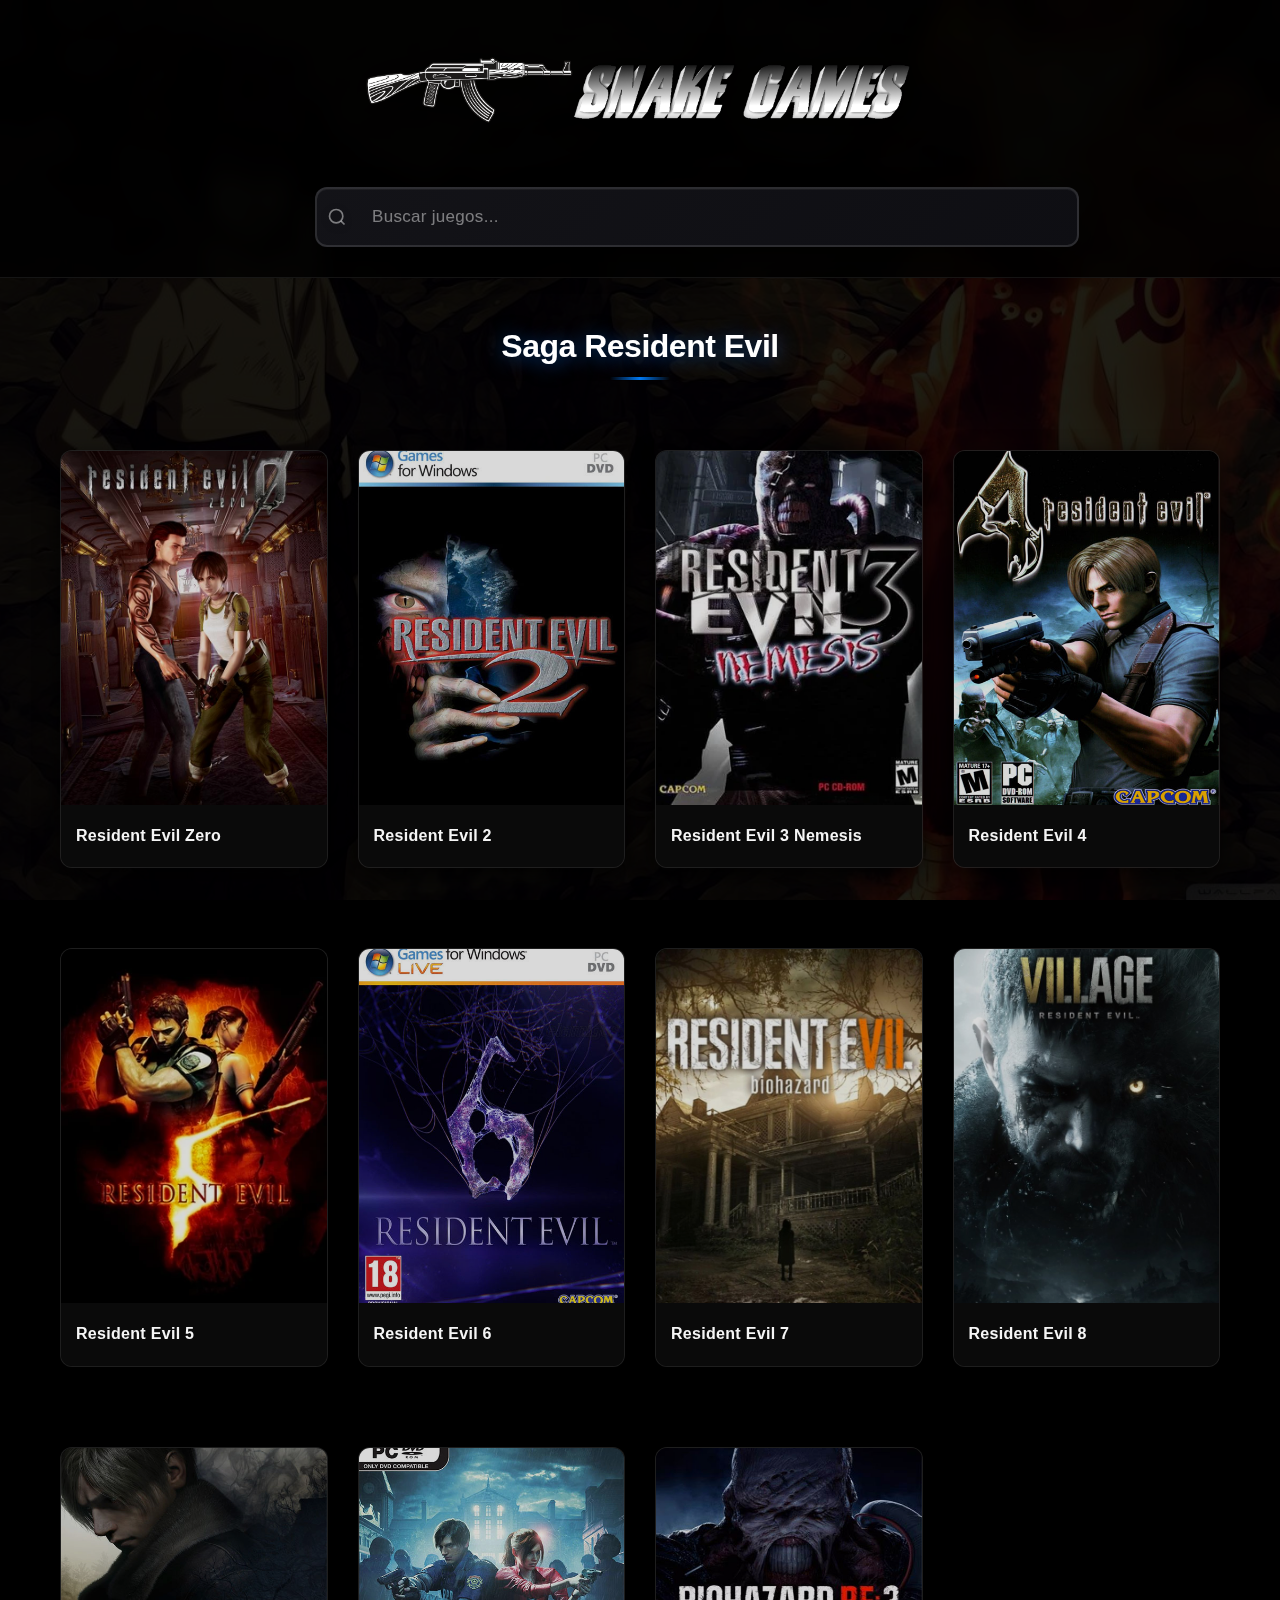
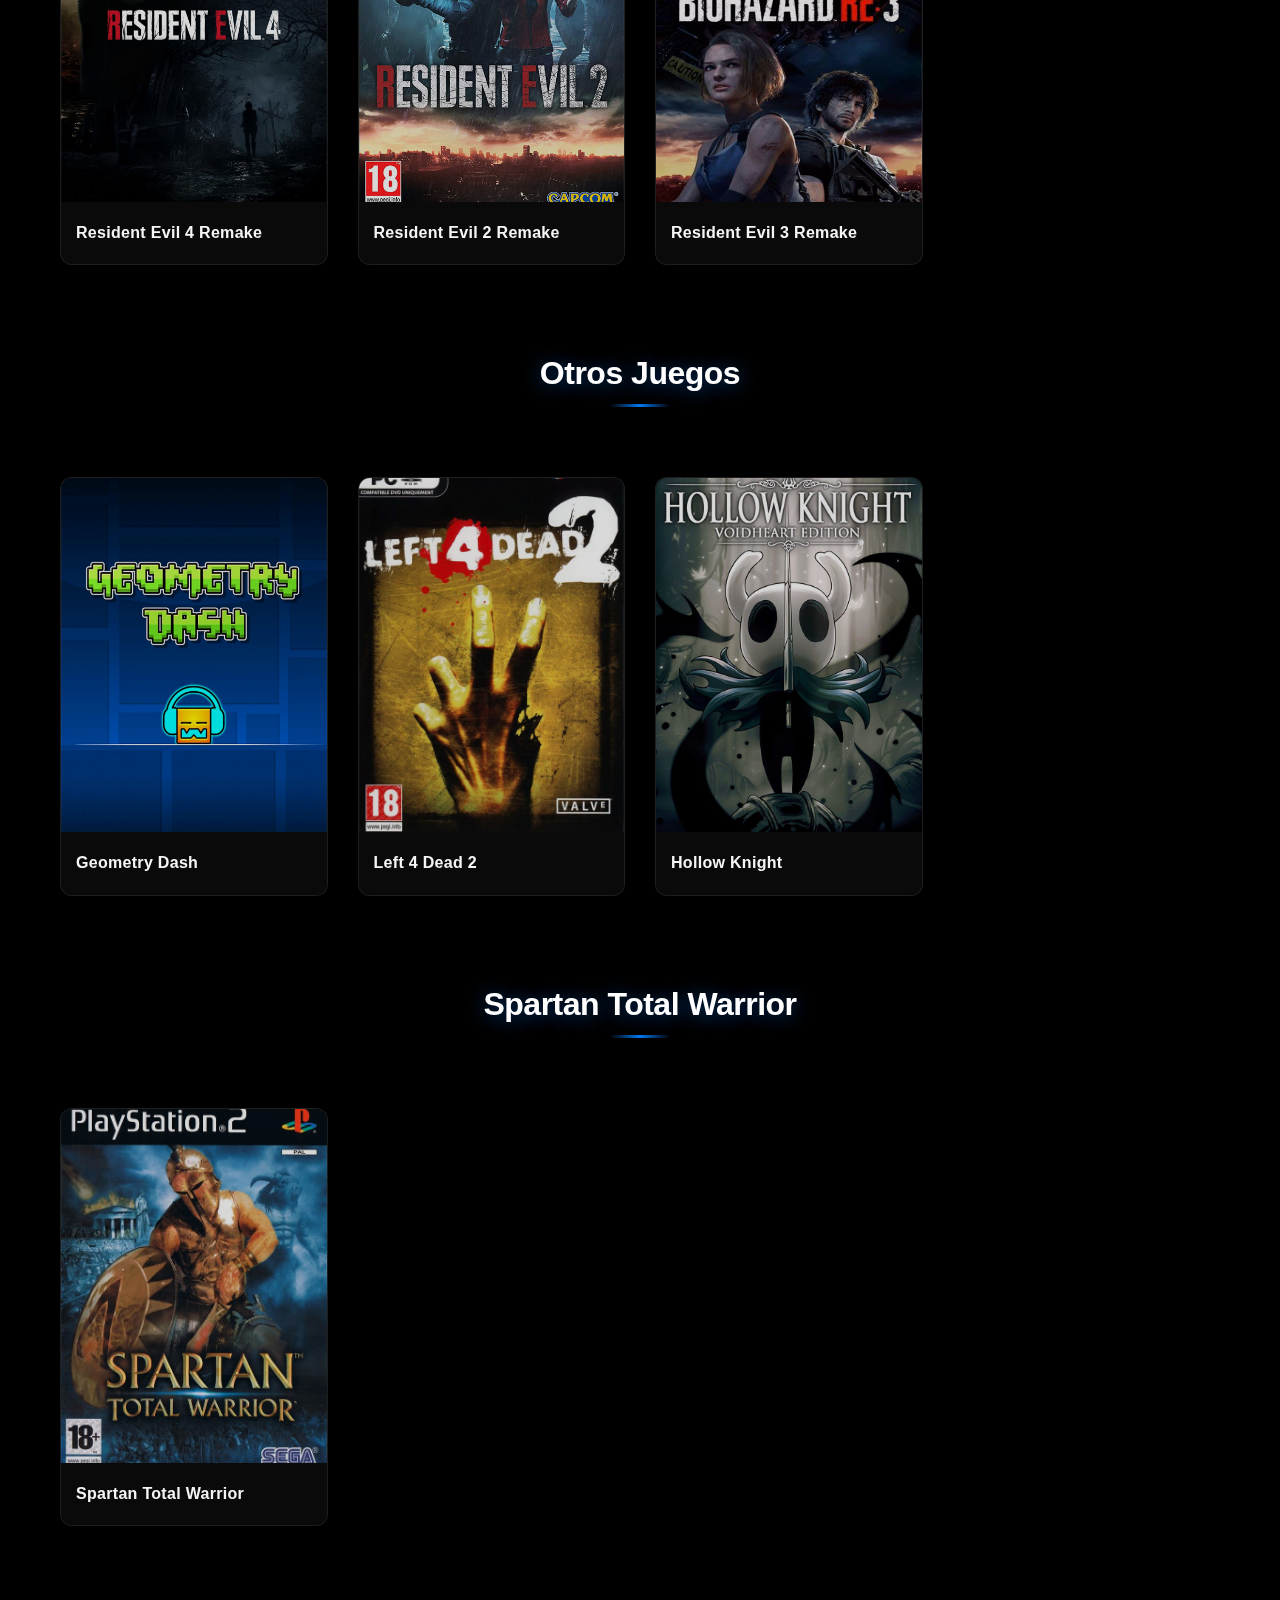
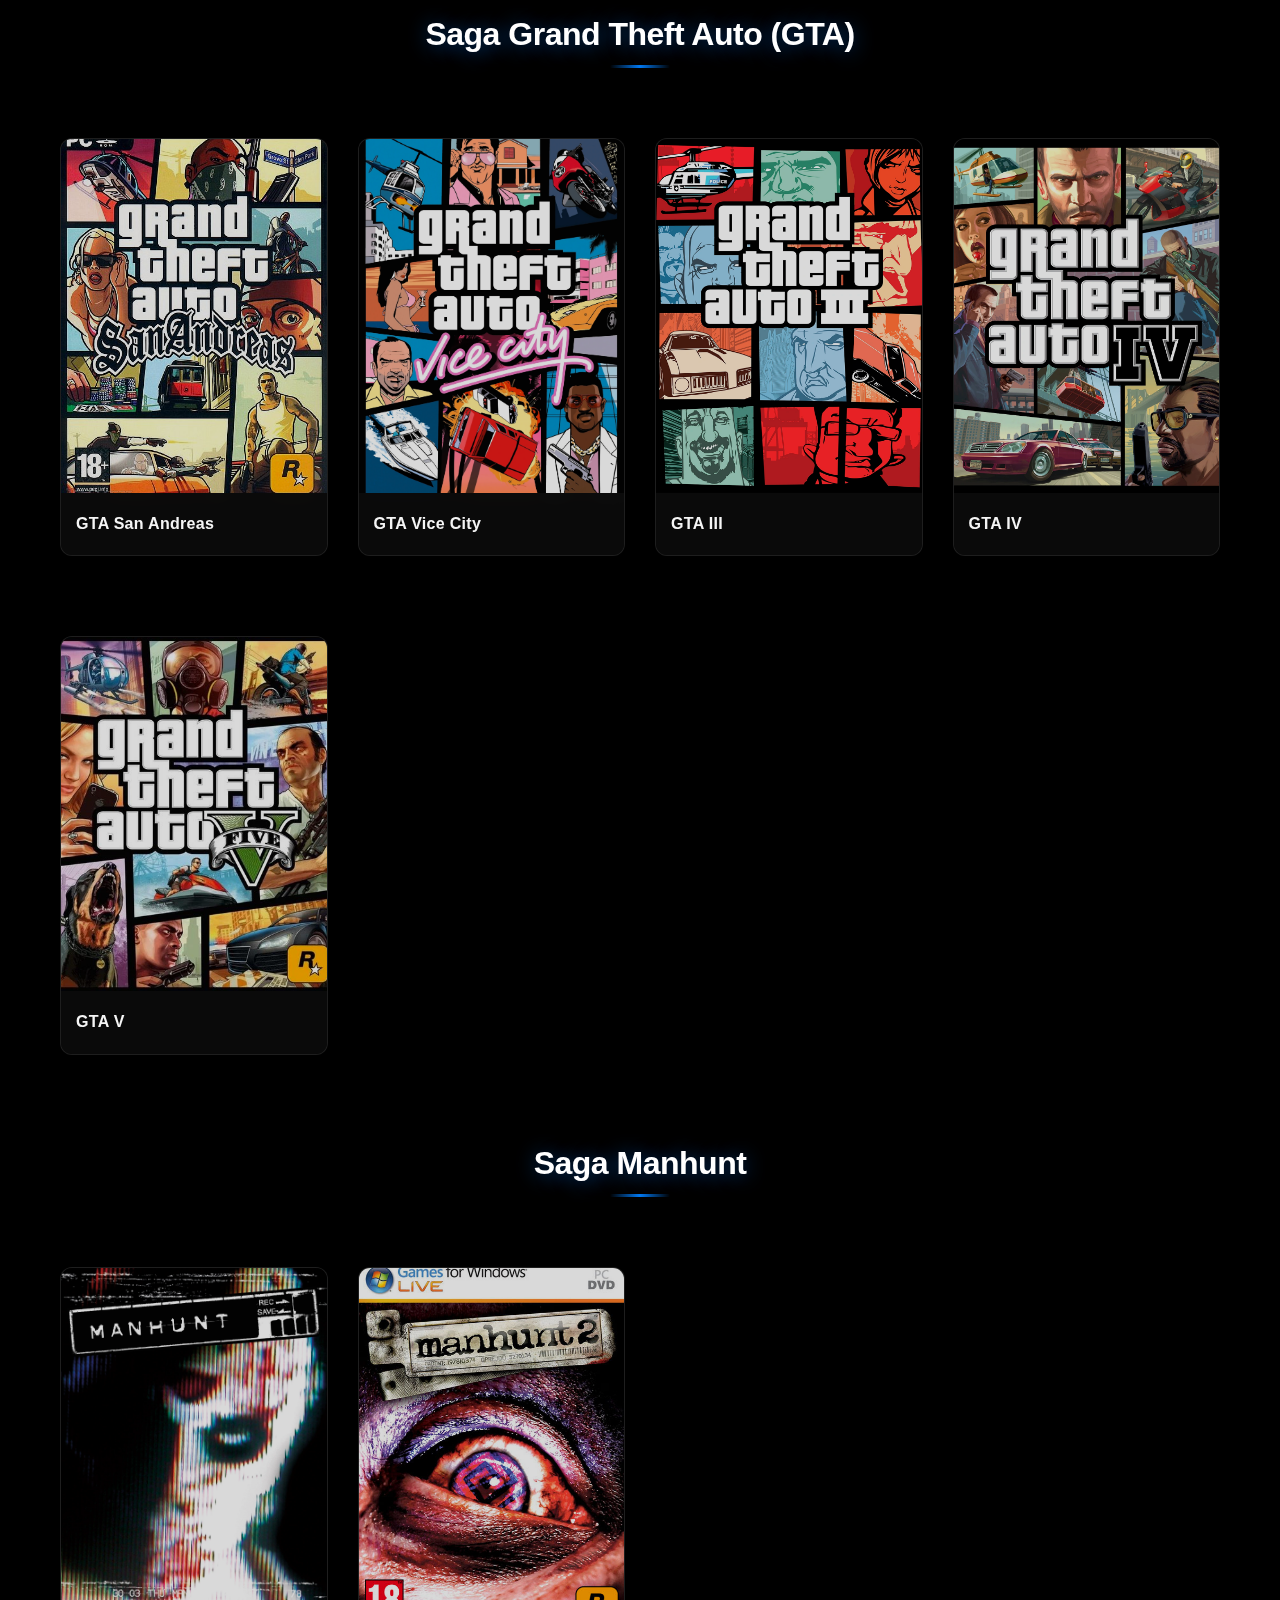
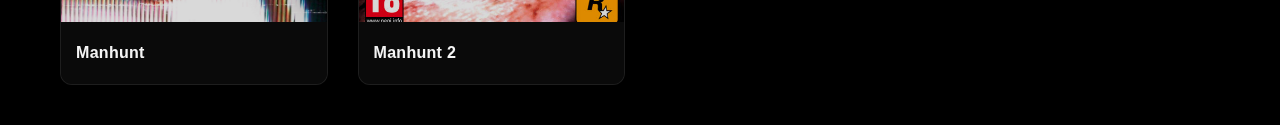
<file: index.html>
<!DOCTYPE html>
<html lang="es">
  
<head>
  <meta charset="UTF-8" />
  <meta name="viewport" content="width=device-width, initial-scale=1">
  <title>Snake Games</title>
  <link rel="stylesheet" href="gamesStyle.css">
</head>
<body>

<!-- ⬇️ AQUÍ PONES LA RUTA DE TU IMAGEN DE FONDO ⬇️ -->
<div class="background-overlay" style="background-image: url('docs/Fondo.jpg');"></div>

<header>
  <img src="docs/Logo.jpg.png" alt="Snake Games Logo" class="header-logo">
  
  <!-- BARRA DE BÚSQUEDA -->
  <div class="search-container">
    <input 
      type="text" 
      id="searchInput" 
      class="search-input" 
      placeholder="Buscar juegos..."
      autocomplete="off"
    >
    <svg class="search-icon" width="20" height="20" viewBox="0 0 24 24" fill="none" stroke="currentColor" stroke-width="2">
      <circle cx="11" cy="11" r="8"></circle>
      <path d="m21 21-4.35-4.35"></path>
    </svg>
  </div>
</header>


<!-- Saga Resident Evil -->
<h2 class="saga-title" data-saga="resident-evil">Saga Resident Evil</h2>
<div class="game-container" data-saga="resident-evil">
  <div class="game-card" data-id="1" data-title="resident evil zero">
    <img src="docs/portada REZero.jpg" alt="juego 1">
    <div class="game-title">Resident Evil Zero</div>
  </div>
  <div class="game-card" data-id="2" data-title="resident evil 2">
    <img src="docs/Portada RE2.jpg" alt="juego 2">
    <div class="game-title">Resident Evil 2</div>
  </div>
  <div class="game-card" data-id="3" data-title="resident evil 3 nemesis">
    <img src="docs/Portada RE3.jpg" alt="juego 3">
    <div class="game-title">Resident Evil 3 Nemesis</div>
  </div>
  <div class="game-card" data-id="4" data-title="resident evil 4">
    <img src="docs/RE4.png" alt="juego 4">
    <div class="game-title">Resident Evil 4</div>
  </div>
</div>

<div class="game-container" data-saga="resident-evil">
   <div class="game-card" data-id="5" data-title="resident evil 5">
    <img src="docs/Portada RE5.jpg" alt="juego 5">
    <div class="game-title">Resident Evil 5</div>
  </div>
  <div class="game-card" data-id="6" data-title="resident evil 6">
    <img src="docs/Portada RE6.jpg" alt="juego 6">
    <div class="game-title">Resident Evil 6</div>
  </div>
  <div class="game-card" data-id="7" data-title="resident evil 7">
    <img src="docs/Portada RE7.jpg" alt="juego 7">
    <div class="game-title">Resident Evil 7</div>
  </div>
  <div class="game-card" data-id="8" data-title="resident evil 8">
    <img src="docs/Portada RE8.jpg" alt="juego 8">
    <div class="game-title">Resident Evil 8</div>
  </div>
</div>

<div class="game-container" data-saga="resident-evil">
   <div class="game-card" data-id="9" data-title="resident evil 4 remake">
    <img src="docs/Portada RE$R.jpg" alt="juego 9">
    <div class="game-title">Resident Evil 4 Remake</div>
  </div>
  <div class="game-card" data-id="10" data-title="resident evil 2 remake">
    <img src="docs/Portada RE2R.jpg" alt="juego 10">
    <div class="game-title">Resident Evil 2 Remake</div>
  </div>
  <div class="game-card" data-id="11" data-title="resident evil 3 remake">
    <img src="docs/Portada RE3R.jpg" alt="juego 12">
    <div class="game-title">Resident Evil 3 Remake</div>
  </div>
</div>

<!-- Otros juegos -->
<h2 class="saga-title" data-saga="otros">Otros Juegos</h2>
<div class="game-container" data-saga="otros">
  <div class="game-card" data-id="13" data-title="geometry dash">
    <img src="docs/Geometry Dash Portada.jpg" alt="juego 14">
    <div class="game-title">Geometry Dash</div>
  </div>
  <div class="game-card" data-id="15" data-title="left 4 dead 2">
    <img src="docs/portada left4dead2.jpg" alt="juego 15">
    <div class="game-title">Left 4 Dead 2</div>
  </div>
  <div class="game-card" data-id="16" data-title="hollow knight">
    <img src="docs/portada Hk.jpg" alt="juego 16">
    <div class="game-title">Hollow Knight</div>
  </div>
</div>

<!-- Spartan Total Warrior -->
<h2 class="saga-title" data-saga="spartan">Spartan Total Warrior</h2>
<div class="game-container" data-saga="spartan">
  <div class="game-card" data-id="17" data-title="spartan total warrior">
    <img src="docs/portada STW.jpg" alt="juego 18">
    <div class="game-title">Spartan Total Warrior</div>
  </div>
</div>

<!-- Grand Theft Auto (GTA) -->
<h2 class="saga-title" data-saga="gta">Saga Grand Theft Auto (GTA)</h2>
<div class="game-container" data-saga="gta">
  <div class="game-card" data-id="19" data-title="gta san andreas">
    <img src="docs/portada gtaSA.jpg" alt="juego 19">
    <div class="game-title">GTA San Andreas</div>
  </div>
  <div class="game-card" data-id="20" data-title="gta vice city">
    <img src="docs/portada gtaVC.webp" alt="juego 20">
    <div class="game-title">GTA Vice City</div>
  </div>
  <div class="game-card" data-id="21" data-title="gta iii gta 3">
    <img src="docs/portada gtaIII.jpg" alt="juego 21">
    <div class="game-title">GTA III</div>
  </div>
  <div class="game-card" data-id="22" data-title="gta iv gta 4">
    <img src="docs/Portada GTA4.jpg.jpg" alt="juego 22">
    <div class="game-title"> GTA IV</div>
  </div>
</div>
<div class="game-container" data-saga="gta">
  <div class="game-card" data-id="23" data-title="gta v gta 5">
    <img src="docs/Portada GTA5.jpg" alt="juego 23">
    <div class="game-title">GTA V</div>
  </div>
</div>

<!-- Manhunt -->
<h2 class="saga-title" data-saga="manhunt">Saga Manhunt</h2>
<div class="game-container" data-saga="manhunt">
  <div class="game-card" data-id="24" data-title="manhunt">
    <img src="docs/Manhunt Portada.jpg" alt="juego 24">
    <div class="game-title">Manhunt</div>
  </div>
  <div class="game-card" data-id="25" data-title="manhunt 2">
    <img src="docs/Manhunt 2 Portada.jpg" alt="juego 25">
    <div class="game-title">Manhunt 2</div>
  </div>
</div>

<!-- Mensaje cuando no hay resultados -->
<div id="noResults" class="no-results" style="display: none;">
  <svg width="64" height="64" viewBox="0 0 24 24" fill="none" stroke="currentColor" stroke-width="2">
    <circle cx="11" cy="11" r="8"></circle>
    <path d="m21 21-4.35-4.35"></path>
  </svg>
  <h3>No se encontraron juegos</h3>
  <p>Intenta con otro término de búsqueda</p>
</div>

<script src="games.js"></script>

</body>
</html>
</file>
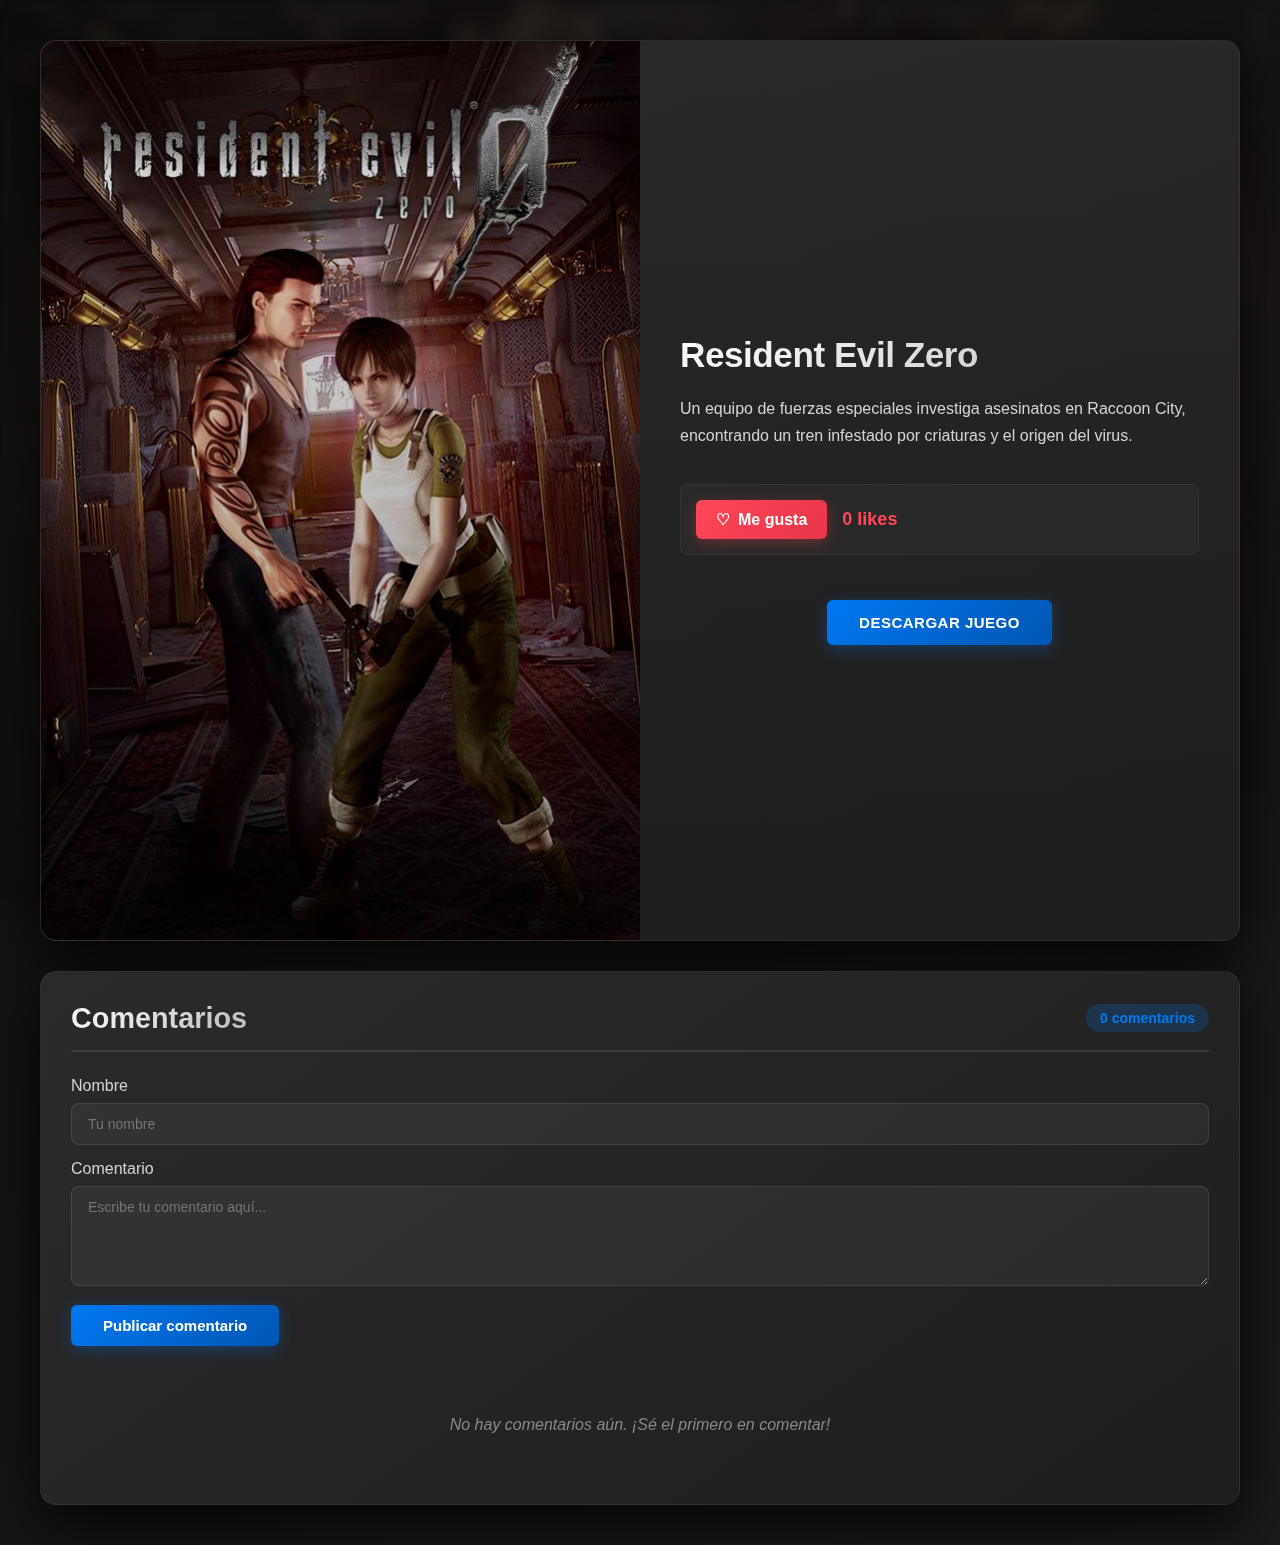
<file: file.html>
<!DOCTYPE html>
<html lang="es">
<head>
  <meta charset="UTF-8" />
  <meta name="viewport" content="width=device-width, initial-scale=1" />
  <title>Detalles del Juego</title>
  <link rel="stylesheet" href="file.css">
</head>
<body>
  <div class="background-overlay" id="backgroundOverlay"></div>

  <div class="container">
    <div class="game-card">
      <div class="game-image">
        <img id="gameImage" src="https://images.unsplash.com/photo-1538481199705-c710c4e965fc?w=800" alt="Carátula del juego">
      </div>
      <div class="game-info">
        <h1 id="gameTitle">Nombre del Juego</h1>
        <p id="gameDescription">Descripción del juego aparecerá aquí. Este es un ejemplo de cómo se verá la información del juego en la página.</p>

        <div class="like-section">
          <button class="like-button" id="likeBtn">
            <span id="heartIcon">♡</span>
            <span>Me gusta</span>
          </button>
          <span class="like-count"><span id="likeCount">0</span> likes</span>
        </div>

        <div id="downloadLinks" class="download-buttons-container">
          <a href="#" class="download-button">Descargar Versión 1</a>
          <a href="#" class="download-button">Descargar Versión 2</a>
        </div>
      </div>
    </div>

    <div class="comments-section">
      <div class="comments-header">
        <h2>Comentarios</h2>
        <span class="comments-count"><span id="commentCount">0</span> comentarios</span>
      </div>

      <div class="comment-form">
        <div class="comment-input-group">
          <label for="userName">Nombre</label>
          <input type="text" id="userName" placeholder="Tu nombre" required>
        </div>
        <div class="comment-input-group">
          <label for="userComment">Comentario</label>
          <textarea id="userComment" placeholder="Escribe tu comentario aquí..." required></textarea>
        </div>
        <button class="submit-comment-btn" id="submitComment">Publicar comentario</button>
      </div>

      <div class="comments-list" id="commentsList">
        <div class="no-comments">No hay comentarios aún. ¡Sé el primero en comentar!</div>
      </div>
    </div>
  </div>

  <script src="fiel.js"></script>
</body>
</html>
</file>
<file: gamesStyle.css>
/* Overlay de fondo con imagen */
.background-overlay {
  position: fixed;
  top: 0;
  left: 0;
  width: 100%;
  height: 100%;
  background-size: cover;
  background-position: center;
  background-repeat: no-repeat;
  background-attachment: fixed;
  z-index: -1;
  opacity: 0.3;
  filter: brightness(0.4);
}

/* HTML y Body */
html {
  background: #000000 !important;
}

body {
  margin: 0;
  font-family: 'Segoe UI', 'Helvetica Neue', Arial, sans-serif;
  background: transparent;
  color: #f5f5f5;
  position: relative;
  min-height: 100vh;
  z-index: 0;
}

/* Ocultar solo el video */
.video-background,
.video-overlay {
  display: none !important;
}

/* Encabezado estilo Epic minimalista negro */
header {
  background: rgba(0, 0, 0, 0.8);
  padding: 30px 20px;
  text-align: center;
  font-size: 28px;
  z-index: 1;
  position: relative;
  border-bottom: 1px solid rgba(255, 255, 255, 0.08);
  backdrop-filter: blur(10px);
  -webkit-backdrop-filter: blur(10px);
}

.header-logo {
  max-height: 120px;
  object-fit: contain;
  filter: drop-shadow(0 4px 20px rgba(0, 0, 0, 0.8));
  transition: transform 0.3s ease, filter 0.3s ease;
}

.header-logo:hover {
  transform: scale(1.05);
  filter: drop-shadow(0 6px 30px rgba(255, 255, 255, 0.3));
}

/* === ESTILOS DE LA BARRA DE BÚSQUEDA === */
.search-container {
  max-width: 650px;
  margin: 30px auto 0;
  position: relative;
  padding: 0 10px;
}

.search-container::before {
  content: '';
  position: absolute;
  inset: -2px;
  background: linear-gradient(135deg, 
    rgba(0, 120, 242, 0.3) 0%, 
    rgba(0, 180, 255, 0.3) 50%, 
    rgba(120, 0, 242, 0.3) 100%);
  border-radius: 14px;
  opacity: 0;
  transition: opacity 0.4s ease;
  filter: blur(8px);
  z-index: -1;
}

.search-container:focus-within::before {
  opacity: 1;
}

.search-input {
  width: 100%;
  padding: 18px 55px 18px 55px;
  font-size: 17px;
  font-weight: 500;
  background: linear-gradient(135deg, rgba(20, 20, 25, 0.95), rgba(15, 15, 20, 0.95));
  border: 2px solid rgba(255, 255, 255, 0.12);
  border-radius: 12px;
  color: #ffffff;
  outline: none;
  transition: all 0.4s cubic-bezier(0.4, 0, 0.2, 1);
  backdrop-filter: blur(20px) saturate(180%);
  -webkit-backdrop-filter: blur(20px) saturate(180%);
  box-shadow: 
    0 8px 32px rgba(0, 0, 0, 0.6),
    inset 0 1px 0 rgba(255, 255, 255, 0.05);
  letter-spacing: 0.3px;
}

.search-input::placeholder {
  color: rgba(255, 255, 255, 0.45);
  font-weight: 400;
}

.search-input:hover {
  border-color: rgba(255, 255, 255, 0.18);
  background: linear-gradient(135deg, rgba(25, 25, 30, 0.98), rgba(20, 20, 25, 0.98));
  box-shadow: 
    0 12px 40px rgba(0, 0, 0, 0.7),
    inset 0 1px 0 rgba(255, 255, 255, 0.08);
}

.search-input:focus {
  border-color: rgba(0, 120, 242, 0.8);
  background: linear-gradient(135deg, rgba(30, 30, 40, 1), rgba(25, 25, 35, 1));
  box-shadow: 
    0 0 0 4px rgba(0, 120, 242, 0.2),
    0 16px 48px rgba(0, 120, 242, 0.3),
    0 8px 32px rgba(0, 0, 0, 0.8),
    inset 0 1px 0 rgba(255, 255, 255, 0.1);
  transform: translateY(-2px);
}

.search-icon {
  position: absolute;
  left: 22px;
  top: 50%;
  transform: translateY(-50%);
  color: rgba(255, 255, 255, 0.45);
  pointer-events: none;
  transition: all 0.4s ease;
  filter: drop-shadow(0 2px 4px rgba(0, 0, 0, 0.3));
}

.search-input:focus ~ .search-icon {
  color: rgba(0, 120, 242, 1);
  transform: translateY(-50%) scale(1.1);
  filter: drop-shadow(0 0 8px rgba(0, 120, 242, 0.6));
}

/* Animación sutil del icono */
@keyframes searchPulse {
  0%, 100% { opacity: 1; }
  50% { opacity: 0.7; }
}

.search-container:focus-within .search-icon {
  animation: searchPulse 2s ease-in-out infinite;
}

/* Mensaje de no resultados */
.no-results {
  text-align: center;
  padding: 80px 20px;
  color: rgba(255, 255, 255, 0.6);
  animation: fadeIn 0.4s ease;
}

.no-results svg {
  margin-bottom: 20px;
  opacity: 0.5;
}

.no-results h3 {
  font-size: 24px;
  margin: 10px 0;
  color: rgba(255, 255, 255, 0.8);
}

.no-results p {
  font-size: 16px;
  color: rgba(255, 255, 255, 0.5);
}

@keyframes fadeIn {
  from {
    opacity: 0;
    transform: translateY(-10px);
  }
  to {
    opacity: 1;
    transform: translateY(0);
  }
}

/* === FIN ESTILOS DE BÚSQUEDA === */

/* Contenedor de tarjetas estilo Epic Grid */
.game-container {
  display: grid;
  grid-template-columns: repeat(auto-fill, minmax(240px, 1fr));
  gap: 30px;
  padding: 40px 60px;
  z-index: 1;
  position: relative;
  max-width: 1600px;
  margin: 0 auto;
  transition: opacity 0.3s ease;
}

/* Tarjeta individual estilo Epic minimalista negro */
.game-card {
  background: rgba(15, 15, 15, 0.7);
  border-radius: 12px;
  overflow: hidden;
  transition: all 0.3s cubic-bezier(0.4, 0, 0.2, 1);
  cursor: pointer;
  box-shadow: 0 8px 24px rgba(0, 0, 0, 0.8);
  border: 1px solid rgba(255, 255, 255, 0.08);
  position: relative;
  backdrop-filter: blur(10px);
  -webkit-backdrop-filter: blur(10px);
}

.game-card::before {
  content: '';
  position: absolute;
  top: 0;
  left: 0;
  right: 0;
  bottom: 0;
  border-radius: 12px;
  padding: 2px;
  background: linear-gradient(135deg, transparent, transparent);
  -webkit-mask: linear-gradient(#fff 0 0) content-box, linear-gradient(#fff 0 0);
  -webkit-mask-composite: xor;
  mask-composite: exclude;
  opacity: 0;
  transition: opacity 0.3s ease;
}

/* Animación al pasar el mouse - Estilo Epic */
.game-card:hover {
  transform: translateY(-8px) scale(1.03);
  box-shadow: 0 20px 40px rgba(0, 120, 242, 0.4),
              0 0 0 1px rgba(0, 120, 242, 0.5);
  border-color: rgba(0, 120, 242, 0.6);
}

.game-card:hover::before {
  opacity: 1;
  background: linear-gradient(135deg, 
    rgba(0, 120, 242, 0.4), 
    rgba(0, 180, 255, 0.4));
}

/* Contenedor de imagen */
.game-card > div:first-child {
  position: relative;
  overflow: hidden;
  background: #000;
}

/* Imagen de cada juego */
.game-card img {
  width: 100%;
  aspect-ratio: 3/4;
  object-fit: cover;
  display: block;
  transition: transform 0.5s cubic-bezier(0.4, 0, 0.2, 1), filter 0.3s ease;
  filter: brightness(0.85) saturate(1.1);
}

.game-card:hover img {
  transform: scale(1.1);
  filter: brightness(1) saturate(1.2);
}

/* Overlay de gradiente en la imagen */
.game-card > div:first-child::after {
  content: '';
  position: absolute;
  bottom: 0;
  left: 0;
  right: 0;
  height: 60%;
  background: linear-gradient(to top, rgba(0, 0, 0, 0.9) 0%, transparent 100%);
  pointer-events: none;
  z-index: 1;
}

/* Título del juego minimalista negro */
.game-title {
  padding: 20px 15px;
  font-size: 16px;
  font-weight: 600;
  color: #f5f5f5;
  letter-spacing: 0.3px;
  line-height: 1.4;
  text-align: left;
  background: rgba(10, 10, 10, 0.9);
  transition: color 0.3s ease;
  backdrop-filter: blur(8px);
  -webkit-backdrop-filter: blur(8px);
}

.game-card:hover .game-title {
  color: #ffffff;
}

/* Títulos de saga */
.saga-title {
  text-align: center;
  font-size: 32px;
  font-weight: 700;
  margin: 50px 0 30px;
  color: #ffffff;
  text-shadow: 0 2px 20px rgba(0, 120, 242, 0.5);
  letter-spacing: -0.5px;
  position: relative;
  padding-bottom: 15px;
  transition: opacity 0.3s ease;
}

.saga-title::after {
  content: '';
  position: absolute;
  bottom: 0;
  left: 50%;
  transform: translateX(-50%);
  width: 60px;
  height: 3px;
  background: linear-gradient(90deg, transparent, #0078f2, transparent);
  border-radius: 2px;
}

/* Secciones */
section {
  margin: 40px 0;
  position: relative;
  z-index: 1;
}

section h2 {
  font-size: 24px;
  font-weight: 600;
  color: #ffffff;
  text-align: center;
  margin-bottom: 20px;
  letter-spacing: 0.5px;
}

section ol {
  max-width: 500px;
  margin: auto;
  background: rgba(10, 10, 10, 0.7);
  padding: 25px 35px;
  border-radius: 12px;
  border: 1px solid rgba(255, 255, 255, 0.1);
  backdrop-filter: blur(12px);
  -webkit-backdrop-filter: blur(12px);
  box-shadow: 0 8px 24px rgba(0, 0, 0, 0.6);
}

section ol li {
  padding: 8px 0;
  color: #d4d4d4;
  line-height: 1.6;
}

/* Badge de descuento/oferta */
.discount-badge {
  position: absolute;
  top: 12px;
  left: 12px;
  background: linear-gradient(135deg, #0078f2 0%, #0056b3 100%);
  color: white;
  padding: 6px 12px;
  border-radius: 4px;
  font-size: 13px;
  font-weight: 700;
  z-index: 2;
  box-shadow: 0 4px 12px rgba(0, 120, 242, 0.5);
}

/* Responsivo para tablets */
@media (max-width: 1024px) {
  .game-container {
    grid-template-columns: repeat(auto-fill, minmax(200px, 1fr));
    gap: 25px;
    padding: 30px 40px;
  }
  
  .saga-title {
    font-size: 28px;
  }
  
  .search-container {
    max-width: 90%;
  }
}

/* Responsivo para móviles */
@media (max-width: 768px) {
  header {
    padding: 20px 15px;
    font-size: 22px;
  }
  
  .header-logo {
    max-height: 80px;
  }
  
  .search-container {
    max-width: 100%;
    margin: 20px auto 0;
  }
  
  .search-input {
    padding: 14px 45px 14px 16px;
    font-size: 15px;
  }
  
  .game-container {
    grid-template-columns: repeat(auto-fill, minmax(160px, 1fr));
    gap: 20px;
    padding: 20px 15px;
  }
  
  .game-card:hover {
    transform: translateY(-4px) scale(1.02);
  }
  
  .game-title {
    padding: 15px 12px;
    font-size: 14px;
  }
  
  .saga-title {
    font-size: 24px;
    margin: 35px 0 20px;
  }
  
  section h2 {
    font-size: 20px;
  }
  
  section ol {
    padding: 20px 25px;
    max-width: 90%;
  }
}

/* Animación de entrada suave */
@keyframes fadeInUp {
  from {
    opacity: 0;
    transform: translateY(30px);
  }
  to {
    opacity: 1;
    transform: translateY(0);
  }
}

.game-card {
  animation: fadeInUp 0.6s ease-out backwards;
}

.game-card:nth-child(1) { animation-delay: 0.05s; }
.game-card:nth-child(2) { animation-delay: 0.1s; }
.game-card:nth-child(3) { animation-delay: 0.15s; }
.game-card:nth-child(4) { animation-delay: 0.2s; }
.game-card:nth-child(5) { animation-delay: 0.25s; }
.game-card:nth-child(6) { animation-delay: 0.3s; }
</file>
<file: file.css>
* {
      margin: 0;
      padding: 0;
      box-sizing: border-box;
    }

    body {
      background: linear-gradient(135deg, #0f0f0f 0%, #1a1a1a 100%);
      color: #f5f5f5;
      font-family: 'Segoe UI', 'Helvetica Neue', Arial, sans-serif;
      padding: 40px 20px;
      min-height: 100vh;
    }

    .background-overlay {
      position: fixed;
      top: 0;
      left: 0;
      width: 100%;
      height: 100%;
      background-position: center;
      background-size: cover;
      background-repeat: no-repeat;
      opacity: 0.15;
      z-index: -1;
      filter: blur(8px) brightness(0.7);
    }

    .container {
      max-width: 1200px;
      margin: 0 auto;
    }

    .game-card {
      display: flex;
      flex-direction: row;
      background: linear-gradient(145deg, #2a2a2a 0%, #1e1e1e 100%);
      border-radius: 16px;
      overflow: hidden;
      box-shadow: 0 20px 60px rgba(0, 0, 0, 0.8),
                  0 0 1px rgba(255, 255, 255, 0.1) inset;
      transition: transform 0.3s ease, box-shadow 0.3s ease;
      border: 1px solid rgba(255, 255, 255, 0.05);
      margin-bottom: 30px;
    }

    .game-card:hover {
      transform: translateY(-5px);
      box-shadow: 0 25px 70px rgba(0, 0, 0, 0.9),
                  0 0 2px rgba(255, 255, 255, 0.15) inset;
    }

    .game-image {
      width: 50%;
      position: relative;
      overflow: hidden;
    }

    .game-image::before {
      content: '';
      position: absolute;
      top: 0;
      left: 0;
      right: 0;
      bottom: 0;
      background: linear-gradient(180deg, transparent 0%, rgba(0, 0, 0, 0.3) 100%);
      z-index: 1;
      pointer-events: none;
    }

    .game-image img {
      width: 100%;
      height: 100%;
      object-fit: cover;
      display: block;
      transition: transform 0.5s ease, filter 0.3s ease;
      filter: brightness(0.9);
    }

    .game-image:hover img {
      transform: scale(1.05);
      filter: brightness(1);
    }

    .game-info {
      width: 50%;
      padding: 40px;
      display: flex;
      flex-direction: column;
      justify-content: center;
      background: linear-gradient(180deg, rgba(42, 42, 42, 0.5) 0%, rgba(30, 30, 30, 0.8) 100%);
    }

    .game-info h1 {
      margin-bottom: 20px;
      font-size: 2.2em;
      font-weight: 600;
      letter-spacing: -0.5px;
      background: linear-gradient(135deg, #ffffff 0%, #b8b8b8 100%);
      -webkit-background-clip: text;
      -webkit-text-fill-color: transparent;
      background-clip: text;
    }

    .game-info p {
      line-height: 1.7;
      color: #d4d4d4;
      margin-bottom: 15px;
    }

    .like-section {
      display: flex;
      align-items: center;
      gap: 15px;
      margin: 20px 0;
      padding: 15px;
      background: rgba(255, 255, 255, 0.03);
      border-radius: 8px;
      border: 1px solid rgba(255, 255, 255, 0.05);
    }

    .like-button {
      display: flex;
      align-items: center;
      gap: 8px;
      padding: 10px 20px;
      background: linear-gradient(135deg, #ff4757 0%, #e8354a 100%);
      color: white;
      border: none;
      border-radius: 6px;
      font-size: 16px;
      font-weight: 600;
      cursor: pointer;
      transition: all 0.3s ease;
      box-shadow: 0 4px 15px rgba(255, 71, 87, 0.3);
    }

    .like-button:hover {
      background: linear-gradient(135deg, #ff5b6b 0%, #ff4757 100%);
      box-shadow: 0 6px 25px rgba(255, 71, 87, 0.5);
      transform: translateY(-2px);
    }

    .like-button.liked {
      background: linear-gradient(135deg, #ff1744 0%, #d50000 100%);
    }

    .like-button:active {
      transform: scale(0.95);
    }

    .like-count {
      font-size: 18px;
      font-weight: 600;
      color: #ff4757;
    }

    .download-buttons-container {
      margin-top: 25px;
      display: flex;
      flex-wrap: wrap;
      gap: 12px;
      justify-content: center;
    }

    .download-button {
      display: inline-flex;
      align-items: center;
      justify-content: center;
      padding: 14px 32px;
      background: linear-gradient(135deg, #0078f2 0%, #0056b3 100%);
      color: white;
      border: none;
      border-radius: 6px;
      text-decoration: none;
      font-size: 15px;
      font-weight: 600;
      text-align: center;
      transition: all 0.3s cubic-bezier(0.4, 0, 0.2, 1);
      box-shadow: 0 4px 15px rgba(0, 120, 242, 0.3);
      position: relative;
      overflow: hidden;
      text-transform: uppercase;
      letter-spacing: 0.5px;
      cursor: pointer;
    }

    .download-button::before {
      content: '';
      position: absolute;
      top: 0;
      left: -100%;
      width: 100%;
      height: 100%;
      background: linear-gradient(90deg, transparent, rgba(255, 255, 255, 0.2), transparent);
      transition: left 0.5s;
    }

    .download-button:hover::before {
      left: 100%;
    }

    .download-button:hover {
      background: linear-gradient(135deg, #0086ff 0%, #0064d8 100%);
      box-shadow: 0 6px 25px rgba(0, 120, 242, 0.5);
      transform: translateY(-2px);
    }

    /* Sección de comentarios */
    .comments-section {
      background: linear-gradient(145deg, #2a2a2a 0%, #1e1e1e 100%);
      border-radius: 16px;
      padding: 30px;
      box-shadow: 0 20px 60px rgba(0, 0, 0, 0.8);
      border: 1px solid rgba(255, 255, 255, 0.05);
    }

    .comments-header {
      display: flex;
      justify-content: space-between;
      align-items: center;
      margin-bottom: 25px;
      padding-bottom: 15px;
      border-bottom: 2px solid rgba(255, 255, 255, 0.1);
    }

    .comments-header h2 {
      font-size: 1.8em;
      background: linear-gradient(135deg, #ffffff 0%, #b8b8b8 100%);
      -webkit-background-clip: text;
      -webkit-text-fill-color: transparent;
      background-clip: text;
    }

    .comments-count {
      background: rgba(0, 120, 242, 0.2);
      padding: 6px 14px;
      border-radius: 20px;
      font-size: 14px;
      font-weight: 600;
      color: #0078f2;
    }

    .comment-form {
      margin-bottom: 30px;
    }

    .comment-input-group {
      margin-bottom: 15px;
    }

    .comment-input-group label {
      display: block;
      margin-bottom: 8px;
      font-weight: 500;
      color: #d4d4d4;
    }

    .comment-input-group input,
    .comment-input-group textarea {
      width: 100%;
      padding: 12px 16px;
      background: rgba(255, 255, 255, 0.05);
      border: 1px solid rgba(255, 255, 255, 0.1);
      border-radius: 8px;
      color: #f5f5f5;
      font-size: 14px;
      font-family: inherit;
      transition: all 0.3s ease;
    }

    .comment-input-group input:focus,
    .comment-input-group textarea:focus {
      outline: none;
      border-color: #0078f2;
      background: rgba(0, 120, 242, 0.05);
      box-shadow: 0 0 0 3px rgba(0, 120, 242, 0.1);
    }

    .comment-input-group textarea {
      min-height: 100px;
      resize: vertical;
    }

    .submit-comment-btn {
      padding: 12px 32px;
      background: linear-gradient(135deg, #0078f2 0%, #0056b3 100%);
      color: white;
      border: none;
      border-radius: 6px;
      font-size: 15px;
      font-weight: 600;
      cursor: pointer;
      transition: all 0.3s ease;
      box-shadow: 0 4px 15px rgba(0, 120, 242, 0.3);
    }

    .submit-comment-btn:hover {
      background: linear-gradient(135deg, #0086ff 0%, #0064d8 100%);
      box-shadow: 0 6px 25px rgba(0, 120, 242, 0.5);
      transform: translateY(-2px);
    }

    .submit-comment-btn:active {
      transform: translateY(0);
    }

    .comments-list {
      display: flex;
      flex-direction: column;
      gap: 20px;
    }

    .comment-item {
      background: rgba(255, 255, 255, 0.03);
      padding: 20px;
      border-radius: 12px;
      border: 1px solid rgba(255, 255, 255, 0.05);
      transition: all 0.3s ease;
    }

    .comment-item:hover {
      background: rgba(255, 255, 255, 0.05);
      border-color: rgba(255, 255, 255, 0.1);
    }

    .comment-header {
      display: flex;
      justify-content: space-between;
      align-items: center;
      margin-bottom: 12px;
    }

    .comment-author {
      font-weight: 600;
      color: #0078f2;
      font-size: 15px;
    }

    .comment-date {
      font-size: 12px;
      color: #888;
    }

    .comment-text {
      color: #d4d4d4;
      line-height: 1.6;
      margin-bottom: 12px;
    }

    .comment-actions {
      display: flex;
      gap: 15px;
    }

    .delete-btn {
      padding: 6px 12px;
      background: rgba(255, 71, 87, 0.1);
      color: #ff4757;
      border: 1px solid rgba(255, 71, 87, 0.3);
      border-radius: 4px;
      font-size: 12px;
      font-weight: 500;
      cursor: pointer;
      transition: all 0.3s ease;
    }

    .delete-btn:hover {
      background: rgba(255, 71, 87, 0.2);
      border-color: rgba(255, 71, 87, 0.5);
    }

    .no-comments {
      text-align: center;
      padding: 40px;
      color: #888;
      font-style: italic;
    }

    @media (max-width: 768px) {
      body {
        padding: 20px 10px;
      }

      .game-card {
        flex-direction: column;
      }

      .game-image,
      .game-info {
        width: 100%;
      }

      .game-image img {
        height: auto;
        max-height: 350px;
      }

      .game-info {
        padding: 30px 20px;
      }

      .game-info h1 {
        font-size: 1.8em;
      }

      .comments-section {
        padding: 20px;
      }

      .comments-header h2 {
        font-size: 1.4em;
      }
    }
</file>
